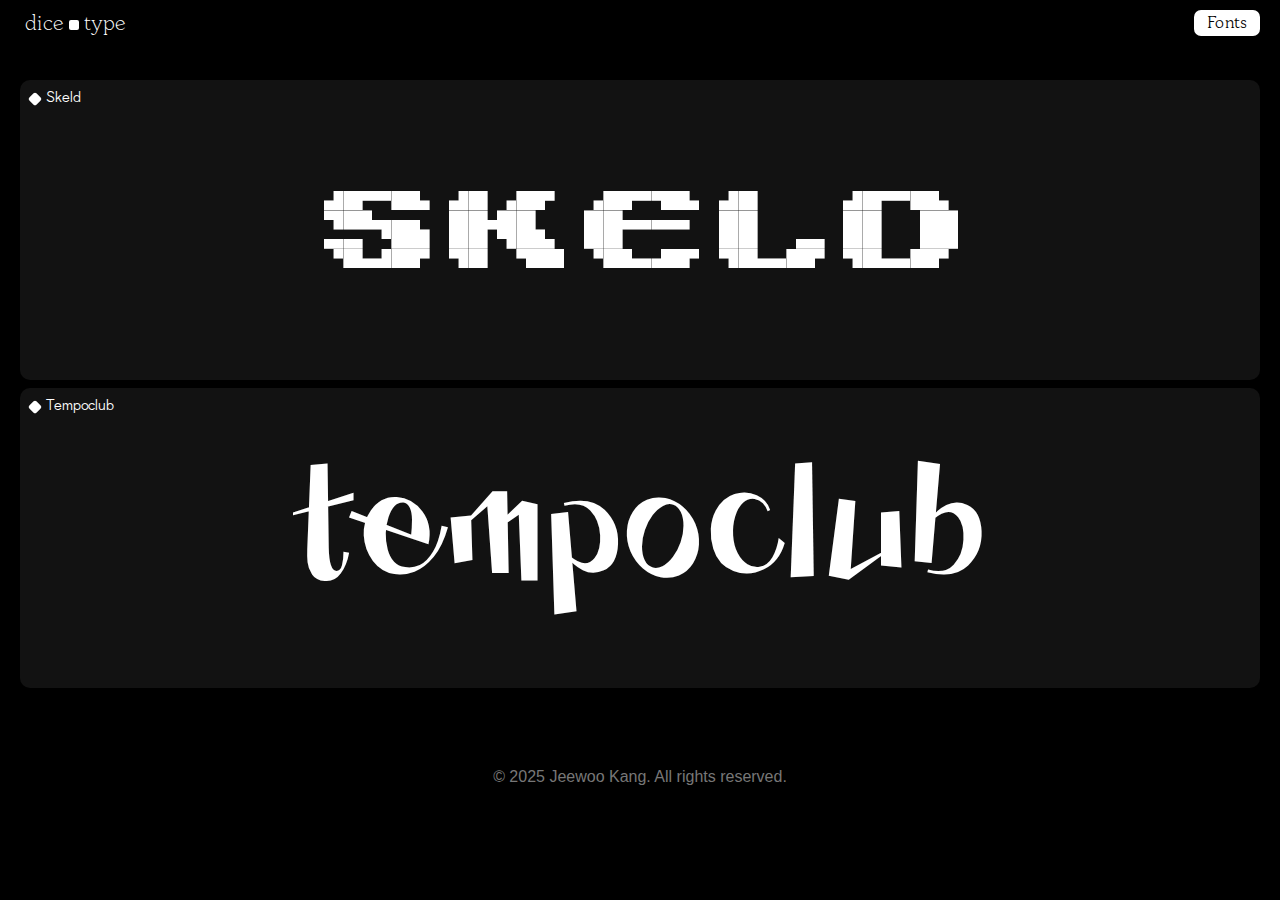
<file: Fonts.html>
<!DOCTYPE html>
<html lang="en">

<head>
    <meta charset="UTF-8">
    <meta name="viewport" content="width=device-width, initial-scale=1.0">
    <title>Dice Type Foundry/Fonts</title>
	<link rel="stylesheet" href="assets/code/style.css">
</head>

<body>
	<h1 class="header">
        <a href="index.html" class="header-logo">
			<span>dice</span>
			<div class="header-dice"></div>
			<span>type</span>
		</a>
		
		<div class="h1-spacer"></div>
		<!-- <a href="#" class="dice"><span class="dot"></span></a> -->
		<div class="h1-gap"></div>
		<a href="Fonts.html" class="h1-link">Fonts</a>
		<!-- <div class="h1-gap"></div>
		<a href="#" class="h1-link">About</a> -->
	</h1>

	<div class="box-group">
		<a href="Skeld.html" class="box1" >
			<div class="minititle">
				<div class="minititle-dice"></div>
				Skeld
			</div>
			<div class="skeld">SKELD</div>
		</a>

		<div class="box2">
			<div class="minititle">
				<div class="minititle-dice"></div>
				Tempoclub
			</div>
			<div class="tempoclub">tempoclub</div>
		</div>

	</div>

	<p class="copyright">© 2025 Jeewoo Kang. All rights reserved.</p>





    <!-- <div class="fonts">
			<hr>
			<div class="newdiv">
				<div class="minititle-dice"></div><div class="minititle">Skeld</div>
				<br>
				<a class="skeld">a...FLOATING...a</a>
			</div>
			<hr>
			<div class="newdiv">
				<div class="minititle-dice"></div><div class="minititle">Tempoclub</div>
				<br>
				<a class="tempoclub">where is this font</a>
			</div>
			<hr>
			<div class="newdiv">
				<div class="minititle-dice"></div><div class="minititle">Tempoclub</div>
				<br>
				<a class="tempoclub">hello where is the font</a>
			</div>
			<hr>

		</div> -->
</body>
</html>
</file>
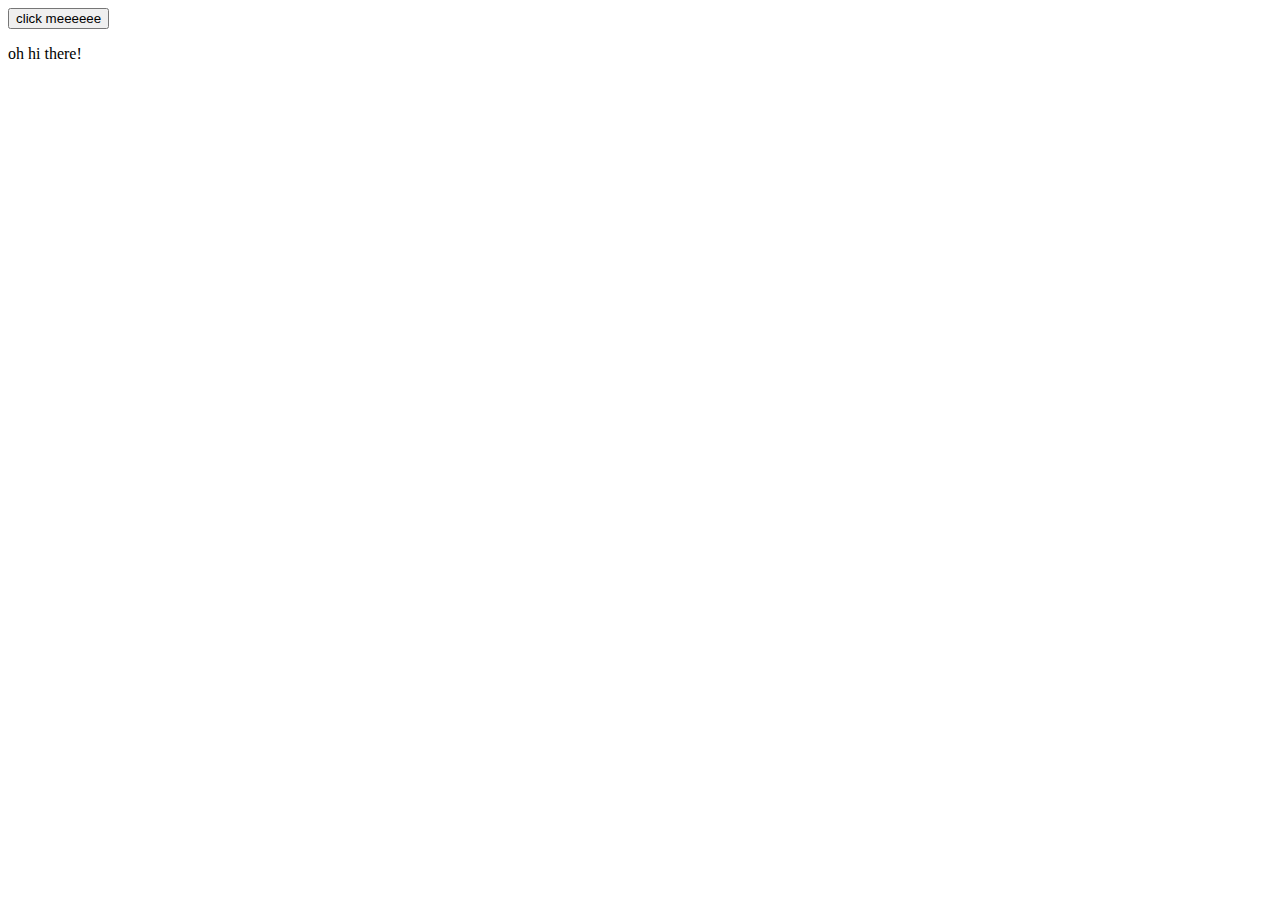
<file: randomfont.html>
<body>
	<button onclick="randomizeFont();">click meeeeee</button>
	<p id="tester">oh hi there!</p>
	<script>		
		function randomizeFont() {
			let tester = document.querySelector("#tester");
			let randomNumber = Math.random(); // random number between 0 and 1
			if (randomNumber < .3) {
				tester.style.fontFamily = "sans-serif"
				// example of changing variable axis settings too
				// tester.style.fontVariationSettings = "'wght' 500, 'SRFF' 0";
			} else if (randomNumber < .6) {
				tester.style.fontFamily = "script"
			} else {
				tester.style.fontFamily = "monospace"
			}
		}
	</script>
</body>
</file>
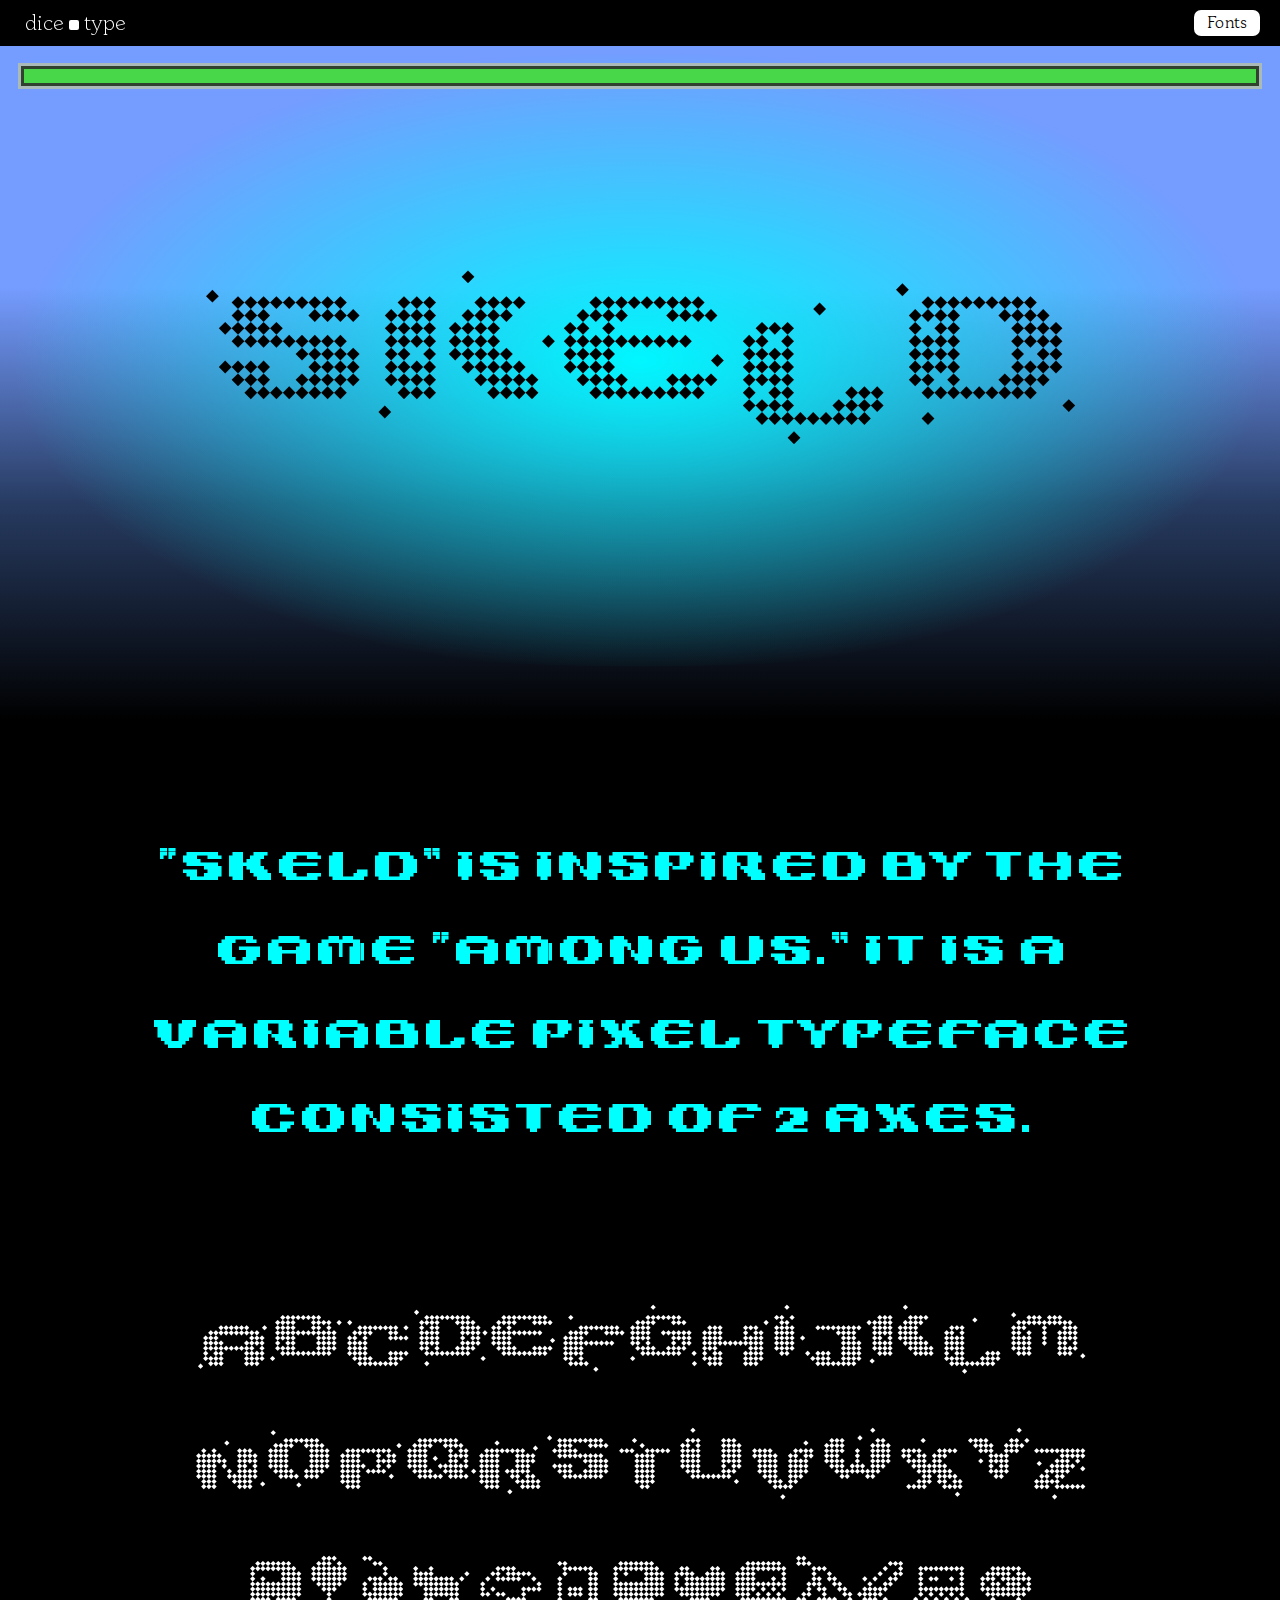
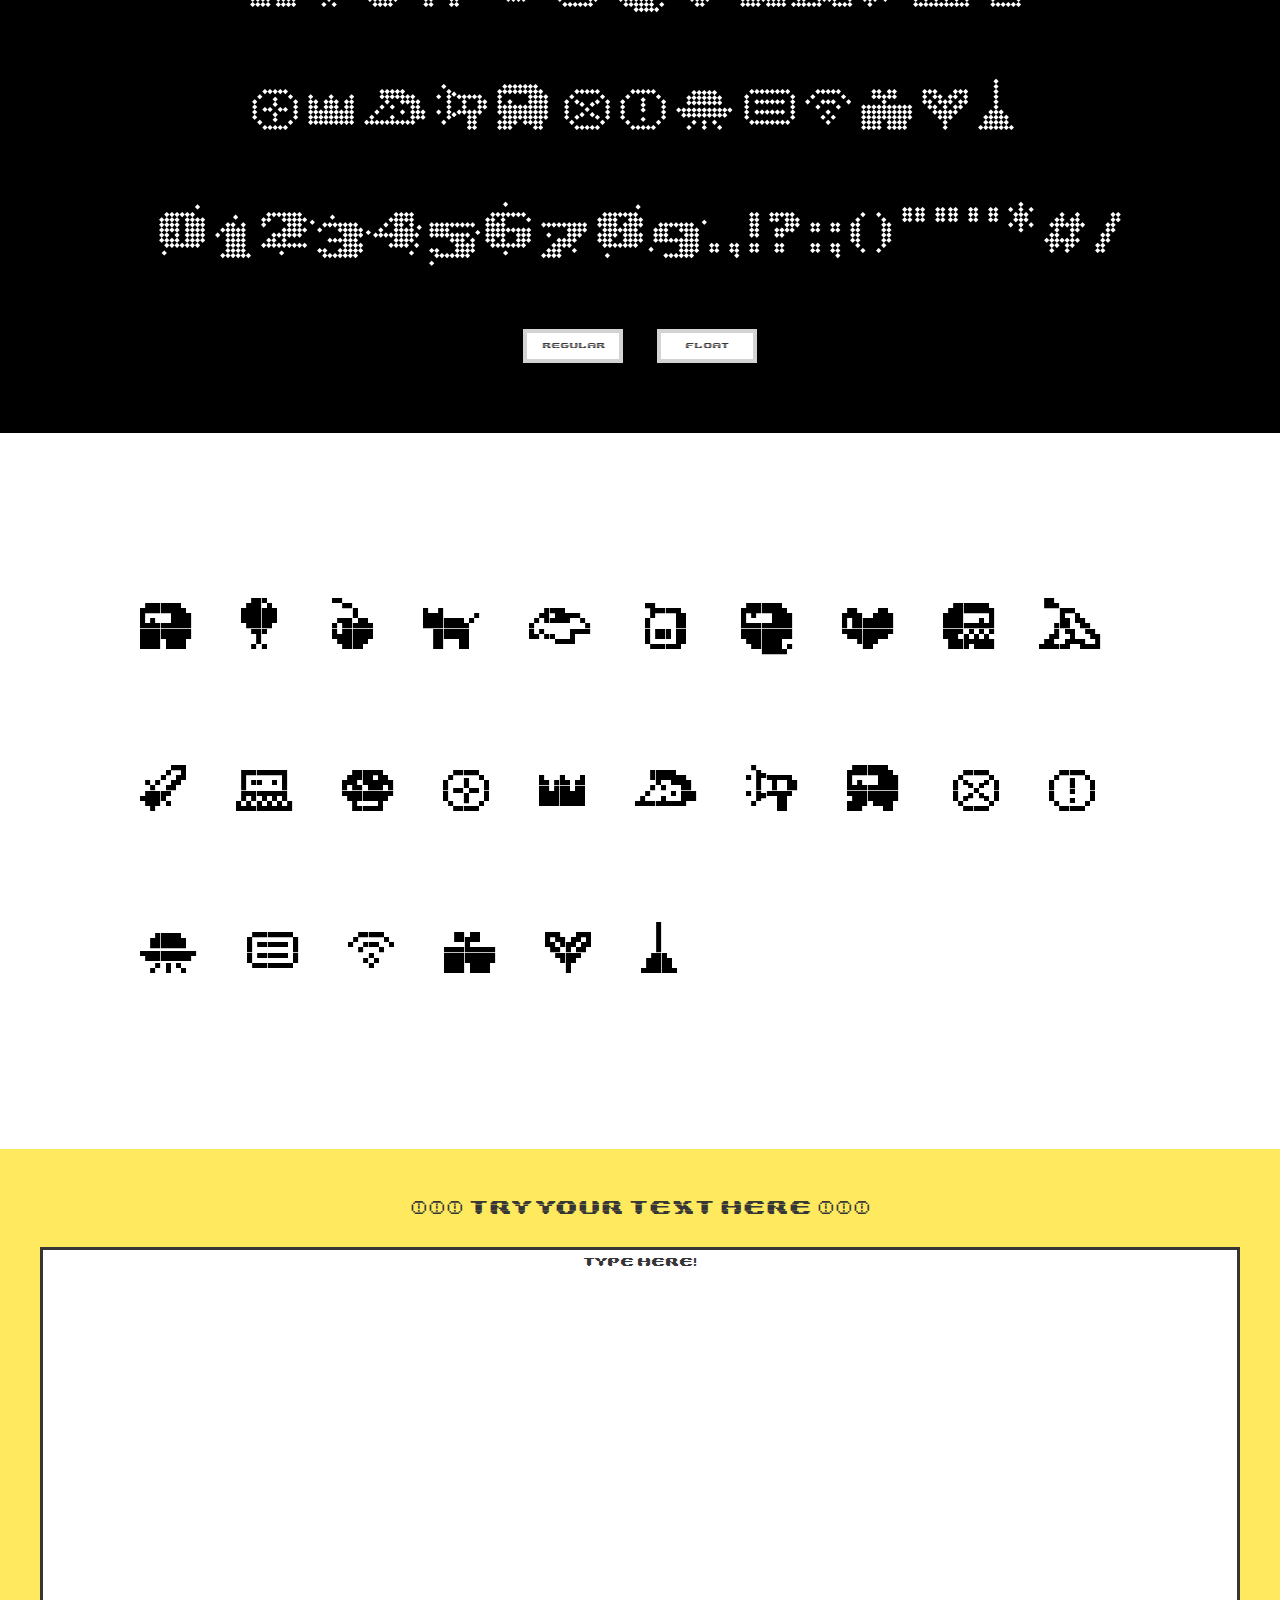
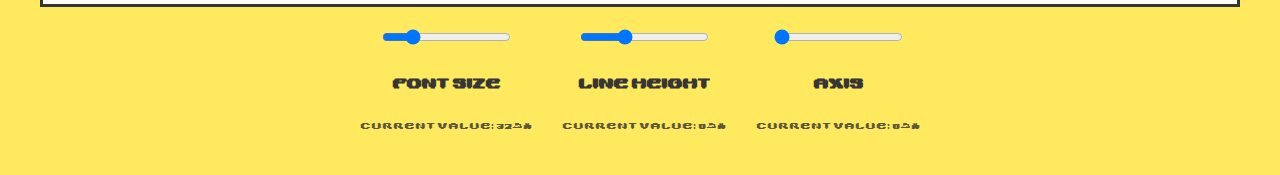
<file: skeld.html>
<!DOCTYPE html>
<html lang="en">

<head>
    <meta charset="UTF-8">
    <meta name="viewport" content="width=device-width, initial-scale=1.0">
    <title>Dice Type Foundry/Fonts/Skeld</title>
	<link rel="stylesheet" href="assets/code/style.css">
</head>

<body>
    <h1 class="header">
        <a href="index.html" class="header-logo">
			<span>dice</span>
			<div class="header-dice"></div>
			<span>type</span>
		</a>
		
		<div class="h1-spacer"></div>
		<!-- <a href="#" class="dice"><span class="dot"></span></a> -->
		<div class="h1-gap"></div>
		<a href="Fonts.html" class="h1-link">Fonts</a>
		<!-- <div class="h1-gap"></div>
		<a href="#" class="h1-link">About</a> -->
	</h1>

    <div class="progress">
      <div class="progress-container">
        <div class="progress-inside" id="myBar"></div>
      </div>
    </div>


    <div>
        <div class="skeldtitle">
            <img src="assets/image/gradient.svg">
            <div class="title-text">SKELD</div>
        </div>
        <div class="secondtext" id="secondtext"> 
            “SKELD” IS INSPIRED BY THE GAME “AMONG US.” IT IS A VARIABLE PIXEL TYPEFACE CONSISTED OF 2 AXES.
        </div>

        <p class="pangram" id="tester">
        ABCDEFGHIJKLM<br>
        NOPQRSTUVWXYZ<br>
        abcdefghijklm<br>
        nopqrstuvwxyz<br>
        0123456789.,!?:;()""''*#/
        </p>
       
         <div>
	    <button onclick="changeFont(0);" class="fontBtn">REGULAR</button>
	    <button onclick="changeFont(100)" class="fontBtn">FLOAT</button>
        </div>

    </div>

    <div class="bg2">
        <div class="bg2-lowercase">
            <div class="bg2-lowercase-msg">CREW</div>a
        </div>
        <div class="bg2-lowercase">
            <div class="bg2-lowercase-msg">BALLOON</div>b
        </div>
        <div class="bg2-lowercase">
            <div class="bg2-lowercase-msg">CHERRIES</div>c
        </div>
        <div class="bg2-lowercase">
            <div class="bg2-lowercase-msg">DOG</div>d
        </div>
        <div class="bg2-lowercase">
            <div class="bg2-lowercase-msg">EGG</div>e
        </div>
        <div class="bg2-lowercase">
            <div class="bg2-lowercase-msg">FUEL</div>f
        </div>
        <div class="bg2-lowercase">
            <div class="bg2-lowercase-msg">GHOST</div>g
        </div>
        <div class="bg2-lowercase">
            <div class="bg2-lowercase-msg">HEART</div>h
        </div>
        <div class="bg2-lowercase">
            <div class="bg2-lowercase-msg">IMPOSTER</div>i
        </div>
        <div class="bg2-lowercase">
            <div class="bg2-lowercase-msg">BANANA</div>j
        </div>
        <div class="bg2-lowercase">
            <div class="bg2-lowercase-msg">KNIFE</div>k
        </div>
        <div class="bg2-lowercase">
            <div class="bg2-lowercase-msg">LAPTOP</div>l
        </div>
        <div class="bg2-lowercase">
            <div class="bg2-lowercase-msg">MUSHROOM</div>m
        </div>
        <div class="bg2-lowercase">
            <div class="bg2-lowercase-msg">NODE</div>n
        </div>
        <div class="bg2-lowercase">
            <div class="bg2-lowercase-msg">CROWN</div>o
        </div>
        <div class="bg2-lowercase">
            <div class="bg2-lowercase-msg">PIZZA</div>p
        </div>
        <div class="bg2-lowercase">
            <div class="bg2-lowercase-msg"></div>q
        </div>
        <div class="bg2-lowercase">
            <div class="bg2-lowercase-msg">RUNNN</div>r
        </div>
        <div class="bg2-lowercase">
            <div class="bg2-lowercase-msg">SABOTAGE</div>s
        </div>
        <div class="bg2-lowercase">
            <div class="bg2-lowercase-msg">TASK</div>t
        </div>
        <div class="bg2-lowercase">
            <div class="bg2-lowercase-msg">UFO</div>u
        </div>
        <div class="bg2-lowercase">
            <div class="bg2-lowercase-msg">VENT</div>v
        </div>
        <div class="bg2-lowercase">
            <div class="bg2-lowercase-msg">WIFI</div>w
        </div>
        <div class="bg2-lowercase">
            <div class="bg2-lowercase-msg">DEAD</div>x
        </div>
        <div class="bg2-lowercase">
            <div class="bg2-lowercase-msg">YOUNG SPROUT</div>y
        </div>
        <div class="bg2-lowercase">
            <div class="bg2-lowercase-msg">PLUNGER</div>z
        </div>
    </div>

    <div class="bg3">
        <div class="bg3-title">ttt TRY YOUR TEXT HERE ttt</div>
        <p class="bg3-textbox" contenteditable="plaintext-only">TYPE HERE!</p>
        <div>

        <div class="sliders">

        <div>
		    <input name="font-size" type="range" min="1" max="150" value="32" oninput="setFontSize(this.value)">
            <h2>FONT SIZE</h2>
            <label for="font-size">CURRENT VALUE: <span id="current-font-size">32</span>px</label>
        </div>

        <div>
		    <input name="line-height" type="range" min="-5" max="10" value="0" oninput="setLineHeight(this.value)">
            <h2>LINE HEIGHT</h2>
            <label for="line-height">CURRENT VALUE: <span id="current-line-height">0</span>px</label>
        </div>
        

        <div>
		    <input name="float" type="range" min="0" max="100" value="0" oninput="setFloat(this.value)">
            <h2>AXIS</h2>
            <label for="float">CURRENT VALUE: <span id="current-float">0</span>px</label>
        </div>


        </div>


	</div>
    </div>

    <div class="bg4"></div>
        <div></div>

    <script src="script.js"></script>
</body>
</html>
</file>
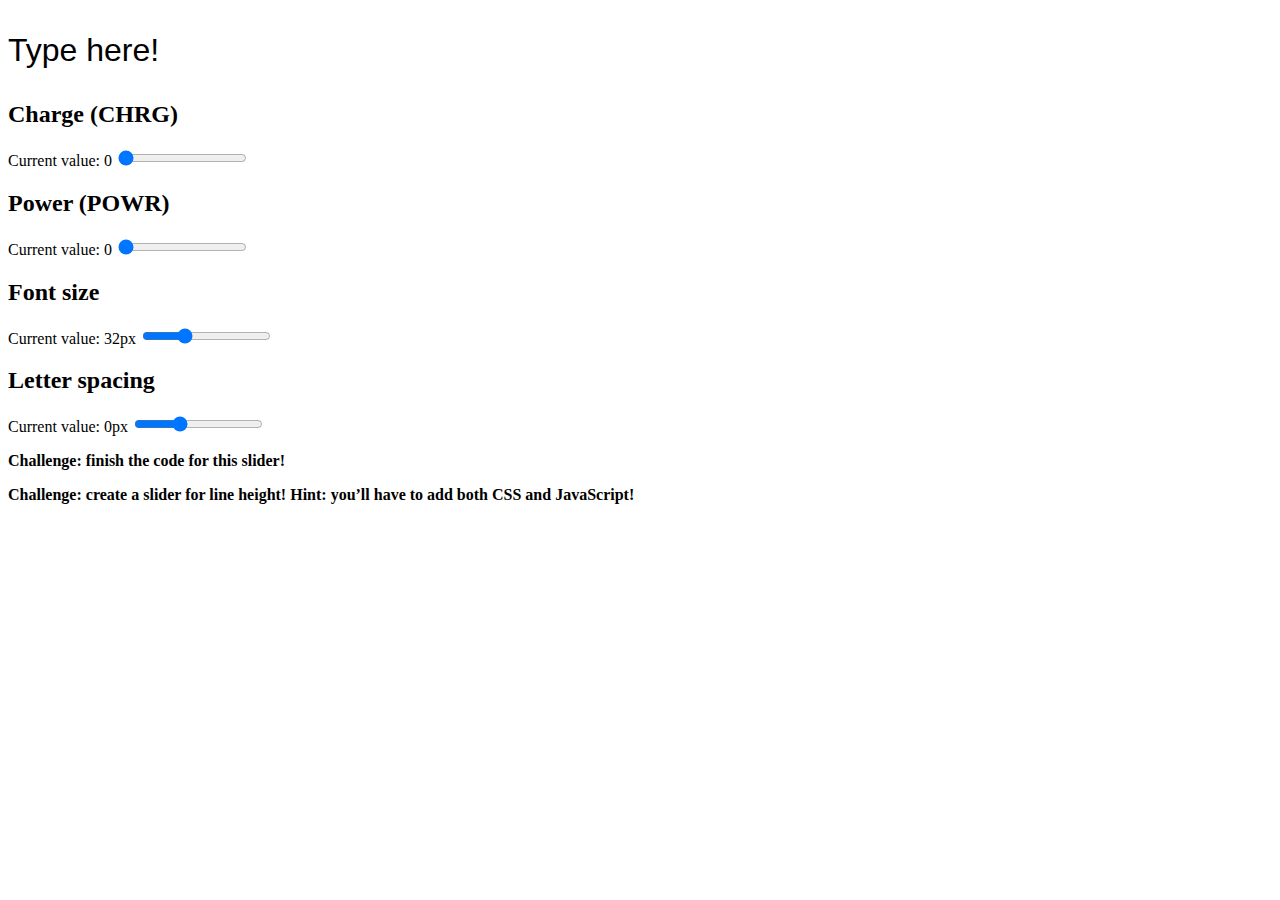
<file: test.html>
<!DOCTYPE html>
<html lang="en">
<head>
	<meta charset="UTF-8">
	<meta name="viewport" content="width=device-width, initial-scale=1.0">
	<title>Setting Values Using Sliders</title>

	<style>
		:root {
			--charge: 0;
			--power: 0;
			--font-size: 32px;
			--letter-spacing: 0px;
		}
		@font-face {
			font-family: "PowerPack";
			src: url("https://toomuchtype.com/fonts/powerpack/variable/TMT-PowerPackVF.ttf");
		}
		.powerpack {
			font-family: "PowerPack", sans-serif;
			font-variation-settings: "CHRG" var(--charge), "POWR" var(--power);
			font-size: var(--font-size);
			letter-spacing: var(--letter-spacing);
		}
	</style>
</head>

<body>
	<p class="powerpack" contenteditable="plaintext-only">Type here!</p>

	<div>
		<h2>Charge (CHRG)</h2>
		<label for="charge">Current value: <span id="current-charge">0</span></label>
		<input name="charge" type="range" min="0" max="100" value="0" oninput="setCharge(this.value)">
	</div>

	<div>
		<h2>Power (POWR)</h2>
		<label for="power">Current value: <span id="current-power">0</span></label>
		<input name="power" type="range" min="0" max="100" value="0" oninput="setPower(this.value)">
	</div>

	<div>
		<h2>Font size</h2>
		<label for="font-size">Current value: <span id="current-font-size">32</span>px</label>
		<input name="font-size" type="range" min="1" max="100" value="32" oninput="setFontSize(this.value)">
	</div>

	<div>
		<h2>Letter spacing</h2>
		<label for="letter-spacing">Current value: <span id="current-letter-spacing">0</span>px</label>
		<input name="letter-spacing" type="range" min="-5" max="10" value="0" oninput="setLetterSpacing(this.value)">
		<p><strong>Challenge: finish the code for this slider!</strong></p>
	</div>

	<div>
		<p><strong>Challenge: create a slider for line height! Hint: you’ll have to add both CSS and JavaScript!</strong></p>
	</div>

	<script>
		// Element that contains our CSS variables
		var root = document.querySelector('html');

		// Change the charge CSS variable
		var currentCharge = document.querySelector('#current-charge');
		function setCharge(newCharge) {
			console.log(newCharge);
			currentCharge.innerText = newCharge;
			root.style.setProperty('--charge', newCharge);
		}

		// Change the power CSS variable
		var currentPower = document.querySelector('#current-power');
		function setPower(newPower) {
			console.log(newPower);
			currentPower.innerText = newPower;
			root.style.setProperty('--power', newPower);
		}

		// Change the font-size CSS variable
		var currentFontSize = document.querySelector('#current-font-size');
		function setFontSize(newFontSize) {
			console.log(newFontSize);
			currentFontSize.innerText = newFontSize;
			root.style.setProperty('--font-size', newFontSize + "px"); // we need to add the units onto here
		}

		// Change the letter-spacing CSS variable
		var currentLetterSpacing = document.querySelector('#current-letter-spacing');
		function setLetterSpacing(newLetterSpacing) {
			console.log(newLetterSpacing);
			// Challenge: finish this function!
		}
	</script>
</body>
</html>
</file>
<file: assets/code/style.css>
@font-face {
	font-family: "SKELD";
	src: url("../fonts/SKELDVF.ttf");
}

@font-face {
	font-family: "Tempoclub";
	src: url("../fonts/Tempoclub_v3VF.ttf")
}

@font-face {
	font-family: "Limkin";
	src: url("../fonts/TMT-LimkinVF.ttf")
}

@font-face {
	font-family: "Google Sans Code";
	src: url("../fonts/GoogleSansCode-Regular.ttf")
}

*{
	box-sizing: border-box;
}

body {
	background-color: black;
	color: white;
	text-align: center;
	margin: 0px;
	padding: 0px;
}

h1 {
	display: flex;
	align-items: center;
	font-family: "Limkin";
	font-variation-settings: "wght" 256, "SRFF" 80;
	background-color: black;
	margin: 0px;
	padding-right: 20px;
	padding-left: 25px;
	/* padding: 5px; */
}

.header {
    display: flex;
	position: fixed;
	/* justify-content: space-between; */
	width: 100%;
	font-size: 20px;
	align-items: center;
	color: white;
	text-align: left;
	height: 46px;
	text-decoration: none;
	z-index: 1000;
}

.header-logo {
    display: flex;
	position: fixed;
	font-size: 20px;
	align-items: baseline;
	color: white;
	text-align: left;
	padding-top: 2px;
	text-decoration: none;
	z-index: 1000;
}

.header-dice {
	display: inline-block;
	background-color: white;
	margin-right: 5px;
	margin-left: 5px;
	width: 10px;
	height: 10px;
	border-radius: 2px;
	animation: logo-dice 9s infinite;
}

.container {
	position: relative;
	width: 100%;
	height: 100vh;
	display: flex;
	flex-direction: column;
	justify-content: start;
	padding-top: 50px;
	align-items: center;
	gap: 1px;
}

@keyframes logo-dice {
	0% {
		transform: rotate(0deg);
	}

	50% {
		transform: rotate(180deg);
	}

	100% {
		transform: rotate(360deg);
	}
}

.h1-link {
	display: flex;
	flex-direction: column;
	font-family: "Limkin";
	font-size: 16px;
	font-variation-settings: "wght" 350, "SRFF" 80;
	text-decoration: none;
	align-items: center;
	justify-content: center;
	width: 66px;
	height: 26px;
	padding-top: 2px;
	border-radius: 7px;
	color: black;
	background-color: white;
	border: none;
	z-index: 1001;
}

.h1-gap {
	width: 10px;
}

.h1-link:hover {
	display: flex;
	flex-direction: column;
	font-family: "Limkin";
	font-size: 16px;
	font-variation-settings: "wght" 350, "SRFF" 80;
	text-decoration: none;
	align-items: center;
	justify-content: center;
	width: 66px;
	height: 26px;
	padding-top: 2px;
	border-radius: 7px;
	color: black;
	background-color: dodgerblue;
	border: none;
}

.h1-spacer {
	flex-grow: 100;
}

.progress {
	position: fixed;
	left: 0;
	top: 45px;;
	display: flex;
	padding: 20px;
	width: 100%;
	z-index: 998;
}

.progress-container {
	width: 100%;
	background: #30412E;
	border: solid #30412E 2px;
	outline: solid #A9BAB8 3px;
	outline-offset: -1px;;
	top: 70px;
}
.progress-inside {
  outline: solid #30412E 2px;
  outline-offset: -2px;
  justify-content: center;
  align-items: center;
  height: 18px;
  background: #49D74A;
  /* top: 0; */
  left: 0;
  width: 100%;
  transform-origin: 0 50%;
  animation: scaleProgress auto linear;
  animation-timeline: scroll(root);
  z-index: 999;
}

@keyframes scaleProgress {
  0% {
    transform: scaleX(0);
  }
  100% {
    transform: scaleX(1);
  }
}

.typehere-group {
  display: flex;
  /* flex-wrap: wrap; */
  justify-content: center;
  align-items: center;
  min-height: 86vh;
  width: 100vw;
  max-width: 3000px;
  text-align: center;
  text-shadow: 0 0 20px white;
}

.typehere {
  /* width: 100vw; */
  font-family: "Tempoclub";
  font-variation-settings: "wght" 350, "SRFF" 80;
  font-size: 10vw;
  color: white;
  text-shadow: 0 0 20px white;
  background: transparent;
  border: none;
  outline: none;
  text-align: center;
}

.typehere::placeholder {
  width: 100%;
  color: #b6b6b6;
  text-shadow: 0 0 20px white;
  background: transparent;
  border: none;
  outline: none;
  text-align: center;
}

.dice {
	display: flex;
	flex-direction: column;
	width: 28px;
	height: 28px;
	background-color: white;
	border: none;
	cursor: pointer;
	box-shadow: 0 0 0 red;
	border-radius: 7px;
	justify-content: center;
	align-items: center;
}

.dot {
	width: 10px;
	height: 10px;
	background-color: black;
	border-radius: 50%;
}

.dot2 {
	width: 18px;
	height: 18px;
	background-color: rgb(0, 133, 255);
	border-radius: 50%;
	margin: 1px;
}

.dice:hover {
	background-color: dodgerblue;
	animation: shake 0.2s;
	animation-iteration-count: infinite;
}

/* .dot:hover {
	width: 10px;
	height: 10px;
	background-color: white;
	border-radius: 50%;
} */

@keyframes shake {
  0% { transform: translate(0, 0) rotate(0deg); }
  25% { transform: translate(0px, 0px) rotate(5deg); }
  50% { transform: translate(0, 0) rotate(0eg); }
  75% { transform: translate(0px, 0px) rotate(-5deg); }
  100% { transform: translate(0, 0) rotate(0deg); }
}

#Dicevideo {
	position: fixed;
	top: 36px;
	right: 0;
	bottom: 0px;
	left: 0;
	width: 100%;
	height: 100vh;
	opacity: 100%;
	z-index: -1;
	object-fit: cover;
	scale: 120%;
	opacity: 70%;
}


/* <---- FONTS ----> */

.box-group {
	max-width: 100%;
	margin: 0px auto 60px auto;
	display: grid;
	/* grid-template-columns: minmax(0, 1fr) minmax(0, 1fr); */
	gap: 8px;
	padding: 80px 20px 20px 20px;
}

.box1 {
	display: inline-flex;
	text-decoration: none;
	justify-content: center;
	align-items: center;
	height: 300px;
	/* padding: 20px; */
	background-color: #121212;
	border-radius: 10px;
	position: relative;
}

.box1:hover {
	display: inline-flex;
	justify-content: center;
	background-color: #242424;
	border-radius: 10px;
}

.box2 {
	/* outline: dotted;
	outline-width: 0.5px;
	outline-width: 2px; */
	display: inline-flex;
	justify-content: center;
	align-items: center;
	height: 300px;
	/* padding: 20px; */
	background-color: #121212;
	border-radius: 10px;
	position: relative;
}

.box2:hover {
	outline: none;
	display: inline-flex;
	justify-content: center;
	background-color: #242424;
	border-radius: 10px;
}

.fonts {
	background-color: black;
	display: flex;
	flex-direction: column;
	overflow: hidden;
}


.newdiv {
	display: flex;
	padding: 20px;
	background-color: none;
}

.minititle {
	font-family: "Limkin";
	font-size: 14px;
	color: white;
	position: absolute;
	display: flex;
	align-items: center;
	justify-content: center;
	top: 10px;
	left: 10px;
}

.minititle-dice {
	background-color: white;
	rotate: 45deg;
	border-radius: 2px;
	margin-right: 6px;
	width: 10px;
	height: 10px;
}

.skeld {

	font-family: "SKELD";
	color: white;
	font-size: 15vw;
	margin: 10px;
	/* overflow: scroll; */
	/* white-space: nowrap; */
	height: 10vw;
	display: flex;
	align-items: center;
}

.skeld:hover {

	font-family: "SKELD";
}

.tempoclub {
	font-family: "Tempoclub";
	color: white;
	font-size: 12vw;
	margin: 10px;
	/* overflow: scroll; */
	white-space: nowrap;
	height: 10vw;
	display: flex;
	align-items: center;
}

.copyright {
	font-family: sans-serif;
	font-size: 16px;
	font-variation-settings: "wght" 350, "SRFF" 80;
	color: #777777;
	align-items: center;
	padding-bottom: 30px;
}



/* -----------BG 1 (gradient)------------ */

/* .bg1 {
	width: 100vw;
	height: 60vh;
	background: linear-gradient(to bottom, #759cff, #273b61 50%, black);
} */

.skeldtitle {
	position: relative;
	display: inline-block;
	justify-content: center;
	font-family: "SKELD";
	width: 100%;
	background: linear-gradient(to bottom, #759cff 40%, #273b61 70%, black);
	overflow: hidden;
	/* padding-bottom: 10px; */
	/* padding-bottom: 100px; */
}

.skeldtitle img {
	display: block;
	transform: scale(1.5);
	width: 100vw;
}

.title-text {
	font-family: "SKELD";
	font-variation-settings: "FLOA" 100;
	position: absolute;
	top: 50%;
	left: 50%;
	transform: translate(-50%, -50%);
	color: black;
	font-size: 20vw;
}

/* .gradback {
	background-image: url("")
} */

.star {
	display: inline-block;
	background-color: white;
	margin-right: 5px;
	margin-left: 5px;
	width: 10px;
	height: 10px;
	border-radius: 2px;
}

.secondtext {
	width: 80vw;
	margin: 0 auto;
	font-family: "SKELD";
	color: cyan;
	font-size: 5.5vw;
	padding: 100px 0px;
}

.pangram {
	/* width: 80vw; */
	line-height: 120%;
	margin: 0 auto;
	padding: 20px;
	font-family: "SKELD";
	font-variation-settings: "FLOA" 100;
	color: white;
	font-size: 8vw;
}

.fontBtn {
	display: inline-flex;
	font-family: "SKELD";
	background-color: white;
	color: black;
	border: solid lightgrey 4px;
	width: 100px;
	padding: 5px;
	justify-content: center;
	margin: 15px;
	margin-bottom: 70px;
}

.fontBtn:hover {
	font-family: "SKELD";
	background-color: cyan;
	color: black;
	border: solid red 4px;
	font-variation-settings: "FLOA" 100;
	width: 100px;
	padding: 5px;
	justify-content: center;
}

.bg2{
	display: flex;
	flex-wrap: wrap;
	/* grid-template: 1fr 1fr 1fr 1fr 1fr 1fr; */
	gap: 10px;
	width: 100%;
	max-width : 3000px;
	padding: 120px;
	background: white;
}

.bg2-lowercase {
	/* border: 1px solid black; */
	font-family: "SKELD";
	color: black;
	font-size: 8vw;
	padding: 15px;
	position: relative;
}

.bg2-lowercase-msg {
	display: none;
	position: absolute;
	top: 100%;
	left: 50%;
	transform: translateX(-50%);
}

.bg2-lowercase:hover .bg2-lowercase-msg {
	display: block;
}

.bg2-lowercase:hover {
	font-family: "SKELD";
	font-variation-settings: "FLOA" 100;
	color: red;
	font-size: 8vw;
	/* line-height: 5vw; */
	animation: float 1s ease-in-out infinite;
}

@keyframes float {
	0% {
		transform: translateY(0);
	}
	
	50% { transform: translateY(-20px);
    }

    100% {
    transform: translateY(0);
    }    
}


@media (max-width: 1980px) {
		.bg2 {
			grid-template-columns: 1fr 1fr 1fr 1fr 1fr 1fr 1fr 1fr 1fr;
		}
		/* .bg2-lowercase { */
			/* background-color: white; */
		/* } */
	}

.bg3 {
	padding: 40px;
	width: 100%;
	background: rgb(255, 234, 95);
}

.bg3-title {
	font-family: "SKELD";
	color: #363636;
	font-size: 2.5vw;
}

:root {
  --font-size: 20px;
  --line-height: 1.2;
  --float: 0;
}

.bg3-textbox {
	word-break: break-all;
	overflow: scroll;
	margin: 20px 0;
	display: flex;
	justify-content: center;
	text-align: left;
	background-color: white;
	height: 40vh;
	border: solid #363636 3px;
	font-family: "SKELD";
	color: #363636;
	font-variation-settings: "FLOA" var(--float);
	font-size: var(--font-size);
	line-height: var(--line-height);
}



.sliders {
	display: flex;
	justify-content: center;
	gap: 30px;
	font-family: "SKELD";
	font-size: 15px;
	color: #363636;
}
</file>
